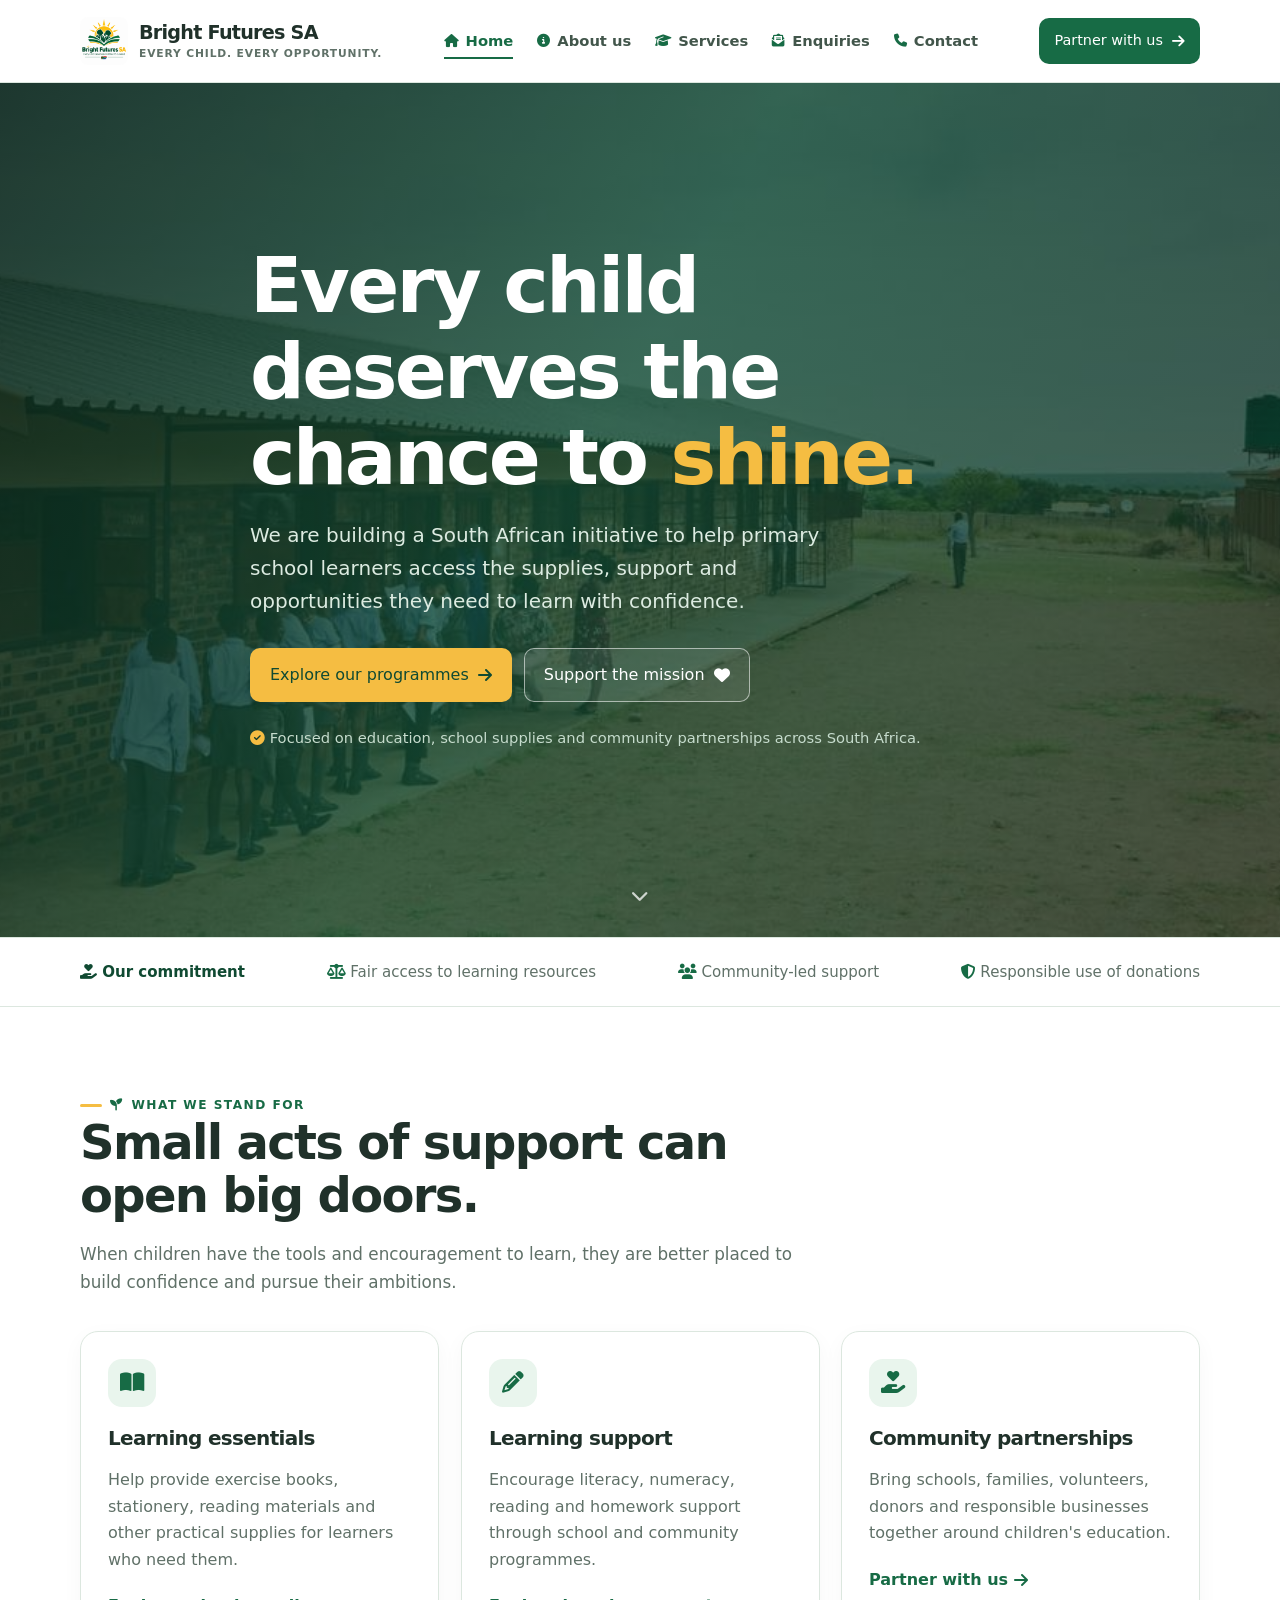
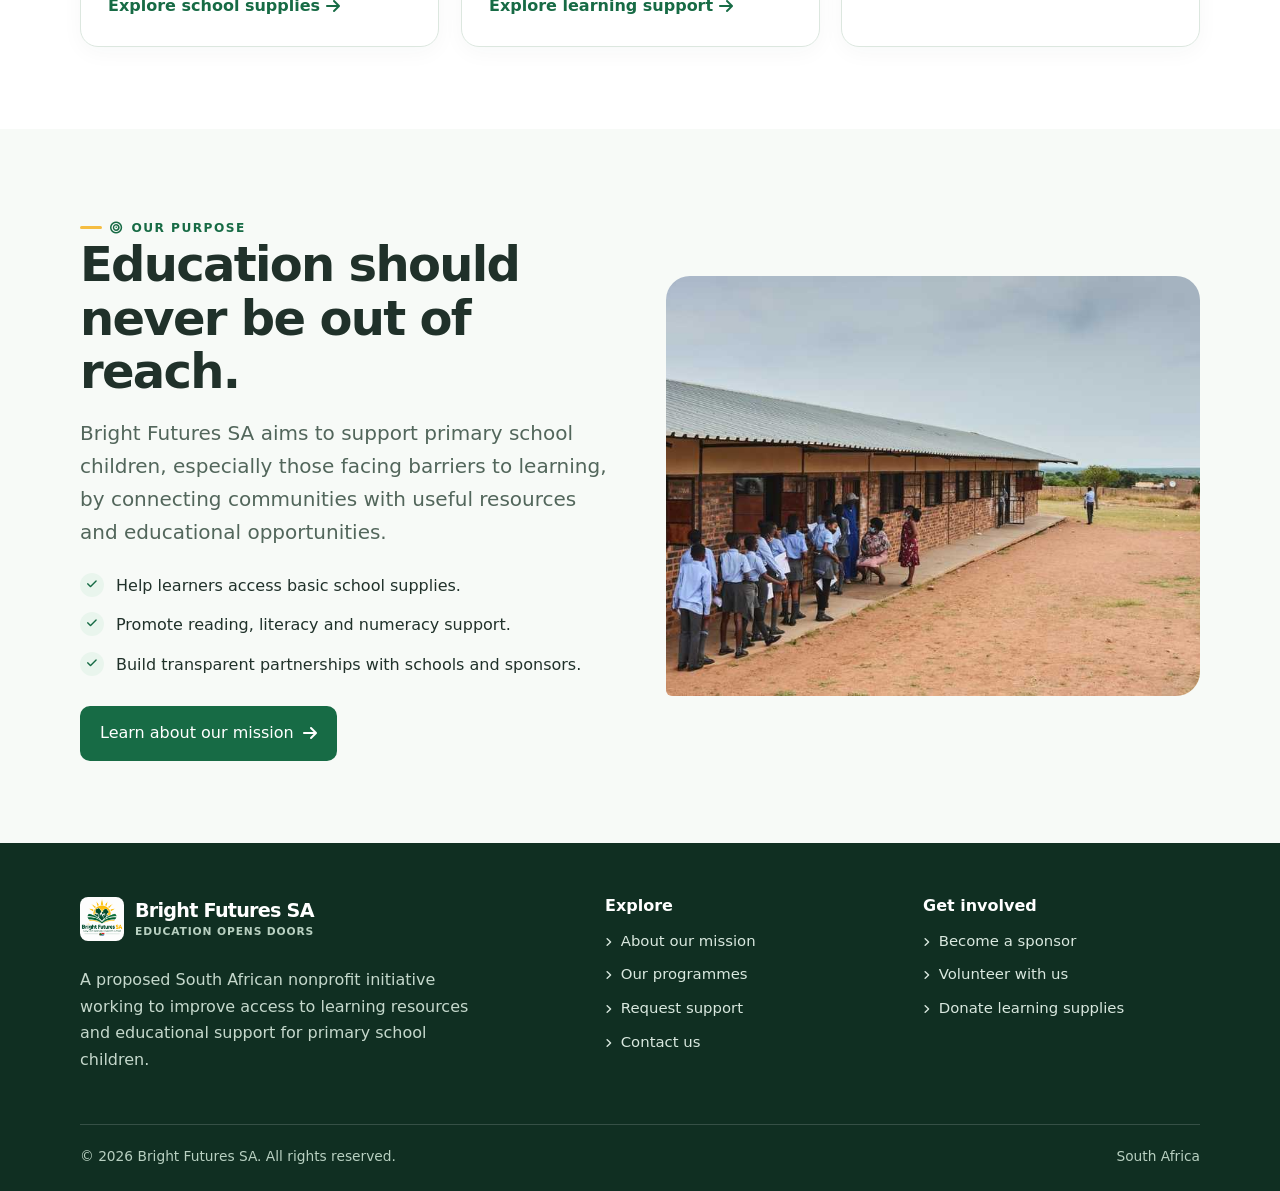
<file: index.html>
<!DOCTYPE html>
<html lang="en-ZA">

<head>
  <meta charset="utf-8">
  <meta name="viewport" content="width=device-width, initial-scale=1">
  <meta name="description"
    content="Bright Futures SA aims to help primary school learners in South Africa access educational support and essential school supplies.">
  <meta name="theme-color" content="#176b45">

  <link rel="stylesheet" href="https://cdnjs.cloudflare.com/ajax/libs/font-awesome/6.5.1/css/all.min.css">
    <title>Bright Futures SA </title>
  <link rel="stylesheet" href="css/home.css"/>
  <link rel="icon" href="images/logo.png"/>
</head>

<body>
  <a class="skip-link" href="#main">Skip to content</a>
  <header class="site-header anim-header" id="siteHeader">
    <div class="container header-inner">
      <a class="brand" href="index.html" aria-label="Bright Futures SA home">
        <img src="logo.png" alt="Bright Futures SA logo" class="brand-logo">
        <span>Bright Futures SA<small>Every child. Every opportunity.</small></span>
      </a>

      <button class="menu-toggle" type="button" aria-expanded="false" aria-controls="primary-navigation"
        aria-label="Open menu">
        <i class="fas fa-bars"></i>
      </button>

      <nav class="nav" id="primary-navigation" aria-label="Main navigation">
        <a href="index.html" aria-current="page"><i class="fas fa-house"></i> Home</a>
        <a href="about.html"><i class="fas fa-circle-info"></i> About us</a>
        <a href="services.html"><i class="fas fa-graduation-cap"></i> Services</a>
        <a href="enquiry.html"><i class="fas fa-envelope-open-text"></i> Enquiries</a>
        <a href="contact.html"><i class="fas fa-phone"></i> Contact</a>
      </nav>

      <a class="btn btn-primary btn-small header-cta" href="contact.html#partner">Partner with us <i
          class="fas fa-arrow-right"></i></a>
    </div>
  </header>

  <main id="main">
    <section class="hero">
      <div class="container hero-grid">
        <div>
          
          <h1 class="anim-h1">Every child deserves the chance to <span>shine.</span></h1>
          <p class="lead anim-lead">We are building a South African initiative to help primary school learners access
            the supplies, support and opportunities they need to learn with confidence.</p>
          <div class="hero-actions anim-actions">
            <a class="btn btn-primary" href="services.html">Explore our programmes <i
                class="fas fa-arrow-right"></i></a>
            <a class="btn btn-secondary" href="contact.html#partner">Support the mission <i
                class="fas fa-heart"></i></a>
          </div>
          <p class="hero-note anim-note"><i class="fas fa-check-circle"></i> Focused on education, school supplies and
            community partnerships across South Africa.</p>
        </div>
      </div>
      <div class="scroll-cue" aria-hidden="true"><i class="fas fa-chevron-down"></i></div>
    </section>

    <div class="trust-strip anim-strip">
      <div class="container trust-inner">
        <p class="trust-label"><i class="fas fa-hand-holding-heart"></i> Our commitment</p>
        <p><i class="fas fa-balance-scale" style="color: var(--green);"></i> Fair access to learning resources</p>
        <p><i class="fas fa-users" style="color: var(--green);"></i> Community-led support</p>
        <p><i class="fas fa-shield-alt" style="color: var(--green);"></i> Responsible use of donations</p>
      </div>
    </div>

    <section class="section">
      <div class="container">
        <div class="section-heading reveal">
          <span class="eyebrow"><i class="fas fa-seedling"></i> What we stand for</span>
          <h2>Small acts of support can open big doors.</h2>
          <p>When children have the tools and encouragement to learn, they are better placed to build confidence and
            pursue their ambitions.</p>
        </div>
        <div class="grid-3 reveal-stagger">
          <article class="card">
            <div class="card-icon"><i class="fas fa-book-open"></i></div>
            <h3>Learning essentials</h3>
            <p>Help provide exercise books, stationery, reading materials and other practical supplies for learners who
              need them.</p>
            <a class="card-link" href="services.html#supplies">Explore school supplies <i
                class="fas fa-arrow-right"></i></a>
          </article>
          <article class="card">
            <div class="card-icon"><i class="fas fa-pencil-alt"></i></div>
            <h3>Learning support</h3>
            <p>Encourage literacy, numeracy, reading and homework support through school and community programmes.</p>
            <a class="card-link" href="services.html#learning">Explore learning support <i
                class="fas fa-arrow-right"></i></a>
          </article>
          <article class="card">
            <div class="card-icon"><i class="fas fa-hand-holding-heart"></i></div>
            <h3>Community partnerships</h3>
            <p>Bring schools, families, volunteers, donors and responsible businesses together around children's
              education.</p>
            <a class="card-link" href="contact.html#partner">Partner with us <i class="fas fa-arrow-right"></i></a>
          </article>
        </div>
      </div>
    </section>

    <section class="section soft-section">
      <div class="container split">
        <div class="reveal-left">
          <span class="eyebrow"><i class="fas fa-bullseye"></i> Our purpose</span>
          <h2>Education should never be out of reach.</h2>
          <p class="lead">Bright Futures SA aims to support primary school children, especially those facing barriers to
            learning, by connecting communities with useful resources and educational opportunities.</p>
          <ul class="check-list reveal-stagger">
            <li><span class="check" aria-hidden="true"><i class="fas fa-check"
                  style="font-size: 0.7rem;"></i></span><span>Help learners access basic school supplies.</span></li>
            <li><span class="check" aria-hidden="true"><i class="fas fa-check"
                  style="font-size: 0.7rem;"></i></span><span>Promote reading, literacy and numeracy support.</span>
            </li>
            <li><span class="check" aria-hidden="true"><i class="fas fa-check"
                  style="font-size: 0.7rem;"></i></span><span>Build transparent partnerships with schools and
                sponsors.</span></li>
          </ul>
          <a class="btn btn-primary" href="about.html">Learn about our mission <i class="fas fa-arrow-right"></i></a>
        </div>
        <img class="split-photo reveal-right"
          src="images/school.jpeg"
          alt="Teacher supporting school learners during a classroom activity" loading="lazy">
      </div>
    </section>

  </main>

  <footer class="site-footer">
    <div class="container">
      <div class="footer-grid reveal-stagger">
        <div>
          <a class="brand" href="index.html">
            <img src="logo.png" alt="Bright Futures SA logo" class="brand-logo" style="height: 44px;">
            <span>Bright Futures SA<small>Education opens doors</small></span>
          </a>
          <p style="margin-top:18px">A proposed South African nonprofit initiative working to improve access to learning
            resources and educational support for primary school children.</p>
        </div>
        <div>
          <h3>Explore</h3>
          <div class="footer-links">
            <a href="about.html"><i class="fas fa-angle-right" style="font-size: 0.7rem; margin-right: 4px;"></i> About
              our mission</a>
            <a href="services.html"><i class="fas fa-angle-right" style="font-size: 0.7rem; margin-right: 4px;"></i> Our
              programmes</a>
            <a href="enquiry.html"><i class="fas fa-angle-right" style="font-size: 0.7rem; margin-right: 4px;"></i>
              Request support</a>
            <a href="contact.html"><i class="fas fa-angle-right" style="font-size: 0.7rem; margin-right: 4px;"></i>
              Contact us</a>
          </div>
        </div>
        <div>
          <h3>Get involved</h3>
          <div class="footer-links">
            <a href="contact.html#partner"><i class="fas fa-angle-right"
                style="font-size: 0.7rem; margin-right: 4px;"></i> Become a sponsor</a>
            <a href="contact.html#volunteer"><i class="fas fa-angle-right"
                style="font-size: 0.7rem; margin-right: 4px;"></i> Volunteer with us</a>
            <a href="contact.html#donate"><i class="fas fa-angle-right"
                style="font-size: 0.7rem; margin-right: 4px;"></i> Donate learning supplies</a>
          </div>
        </div>
      </div>
      <div class="footer-bottom">
        <span>© <span data-year></span> Bright Futures SA. All rights reserved.</span>
        <span>South Africa</span>
      </div>
    </div>
  </footer>

  <script>
    const menuButton = document.querySelector(".menu-toggle");
    const nav = document.querySelector(".nav");
    const menuIcon = menuButton.querySelector("i");

    if (menuButton && nav) {
      menuButton.addEventListener("click", () => {
        const isOpen = nav.classList.toggle("is-open");
        menuButton.setAttribute("aria-expanded", String(isOpen));
        menuButton.setAttribute("aria-label", isOpen ? "Close menu" : "Open menu");
        menuIcon.className = isOpen ? "fas fa-xmark" : "fas fa-bars";
      });
    }

    document.querySelectorAll("[data-year]").forEach((el) => {
      el.textContent = new Date().getFullYear();
    });

    const header = document.getElementById("siteHeader");
    window.addEventListener("scroll", () => {
      if (window.scrollY > 20) header.classList.add("scrolled");
      else header.classList.remove("scrolled");
    });

    const revealEls = document.querySelectorAll(
      ".reveal, .reveal-left, .reveal-right, .reveal-zoom, .reveal-stagger"
    );

    const prefersReducedMotion = window.matchMedia(
      "(prefers-reduced-motion: reduce)"
    ).matches;

    if (prefersReducedMotion) {
      revealEls.forEach((el) => el.classList.add("is-visible"));
    } else {
      const revealObserver = new IntersectionObserver(
        (entries) => {
          entries.forEach((entry) => {
            if (entry.isIntersecting) {
              entry.target.classList.add("is-visible");
              revealObserver.unobserve(entry.target);
            }
          });
        },
        {
          threshold: 0.15,
          rootMargin: "0px 0px -60px 0px",
        }
      );

      revealEls.forEach((el) => revealObserver.observe(el));
    }
  </script>
</body>

</html>
</file>
<file: css/home.css>
:root {
      --green: #176b45;
      --green-dark: #104a32;
      --green-soft: #e9f5ed;
      --gold: #f5bd42;
      --ink: #20312a;
      --muted: #607168;
      --paper: #ffffff;
      --background: #f7faf7;
      --border: #dce7df;
      --shadow: 0 18px 50px rgba(16, 74, 50, .10);
    }

    * {
      box-sizing: border-box;
      margin: 0;
      padding: 0;
    }

    html {
      scroll-behavior: smooth;
    }

    body {
      font-family: Inter, ui-sans-serif, system-ui, -apple-system, BlinkMacSystemFont, "Segoe UI", sans-serif;
      color: var(--ink);
      background: var(--paper);
      line-height: 1.65;
      overflow-x: hidden;
    }

    a {
      color: inherit;
      text-decoration: none;
    }

    img {
      max-width: 100%;
      display: block;
    }

    .container {
      width: min(1120px, calc(100% - 40px));
      margin: 0 auto;
    }

    .skip-link {
      position: absolute;
      left: -9999px;
      top: 0;
      background: white;
      padding: 10px;
      z-index: 100;
    }

    .skip-link:focus {
      left: 10px;
    }

    @keyframes fadeUp {
      from {
        opacity: 0;
        transform: translateY(40px);
      }

      to {
        opacity: 1;
        transform: translateY(0);
      }
    }

    @keyframes fadeDown {
      from {
        opacity: 0;
        transform: translateY(-25px);
      }

      to {
        opacity: 1;
        transform: translateY(0);
      }
    }

    @keyframes zoomIn {
      from {
        opacity: 0;
        transform: scale(0.85);
      }

      to {
        opacity: 1;
        transform: scale(1);
      }
    }

    @keyframes float {

      0%,
      100% {
        transform: translateY(0);
      }

      50% {
        transform: translateY(-10px);
      }
    }

    @keyframes pulseGold {
      0% {
        box-shadow: 0 0 0 0 rgba(245, 189, 66, 0.6);
      }

      70% {
        box-shadow: 0 0 0 14px rgba(245, 189, 66, 0);
      }

      100% {
        box-shadow: 0 0 0 0 rgba(245, 189, 66, 0);
      }
    }

    @keyframes slowZoom {
      from {
        transform: scale(1);
      }

      to {
        transform: scale(1.08);
      }
    }

    .anim-header {
      opacity: 0;
      animation: fadeDown 0.7s 0.1s cubic-bezier(0.22, 1, 0.36, 1) forwards;
    }

    .anim-eyebrow {
      opacity: 0;
      animation: fadeUp 0.8s 0.4s cubic-bezier(0.22, 1, 0.36, 1) forwards;
    }

    .anim-h1 {
      opacity: 0;
      animation: fadeUp 0.9s 0.6s cubic-bezier(0.22, 1, 0.36, 1) forwards;
    }

    .anim-lead {
      opacity: 0;
      animation: fadeUp 0.9s 0.8s cubic-bezier(0.22, 1, 0.36, 1) forwards;
    }

    .anim-actions {
      opacity: 0;
      animation: fadeUp 0.9s 1.0s cubic-bezier(0.22, 1, 0.36, 1) forwards;
    }

    .anim-note {
      opacity: 0;
      animation: fadeUp 0.9s 1.2s cubic-bezier(0.22, 1, 0.36, 1) forwards;
    }

    .anim-strip {
      opacity: 0;
      animation: fadeUp 0.8s 1.4s ease forwards;
    }

    .reveal {
      opacity: 0;
      transform: translateY(50px);
      transition: opacity 0.9s cubic-bezier(0.22, 1, 0.36, 1),
        transform 0.9s cubic-bezier(0.22, 1, 0.36, 1);
      will-change: opacity, transform;
    }

    .reveal.is-visible {
      opacity: 1;
      transform: translateY(0);
    }

    .reveal-stagger>* {
      opacity: 0;
      transform: translateY(40px);
      transition: opacity 0.8s cubic-bezier(0.22, 1, 0.36, 1),
        transform 0.8s cubic-bezier(0.22, 1, 0.36, 1);
      will-change: opacity, transform;
    }

    .reveal-stagger.is-visible>*:nth-child(1) {
      transition-delay: 0.10s;
    }

    .reveal-stagger.is-visible>*:nth-child(2) {
      transition-delay: 0.22s;
    }

    .reveal-stagger.is-visible>*:nth-child(3) {
      transition-delay: 0.34s;
    }

    .reveal-stagger.is-visible>*:nth-child(4) {
      transition-delay: 0.46s;
    }

    .reveal-stagger.is-visible>*:nth-child(5) {
      transition-delay: 0.58s;
    }

    .reveal-stagger.is-visible>*:nth-child(6) {
      transition-delay: 0.70s;
    }

    .reveal-stagger.is-visible>* {
      opacity: 1;
      transform: translateY(0);
    }

    .reveal-left {
      opacity: 0;
      transform: translateX(-50px);
      transition: opacity 1s cubic-bezier(0.22, 1, 0.36, 1),
        transform 1s cubic-bezier(0.22, 1, 0.36, 1);
    }

    .reveal-left.is-visible {
      opacity: 1;
      transform: translateX(0);
    }

    .reveal-right {
      opacity: 0;
      transform: translateX(50px);
      transition: opacity 1s cubic-bezier(0.22, 1, 0.36, 1),
        transform 1s cubic-bezier(0.22, 1, 0.36, 1);
    }

    .reveal-right.is-visible {
      opacity: 1;
      transform: translateX(0);
    }

    .reveal-zoom {
      opacity: 0;
      transform: scale(0.92);
      transition: opacity 1s cubic-bezier(0.22, 1, 0.36, 1),
        transform 1s cubic-bezier(0.22, 1, 0.36, 1);
    }

    .reveal-zoom.is-visible {
      opacity: 1;
      transform: scale(1);
    }

    .site-header {
      position: sticky;
      top: 0;
      z-index: 20;
      background: rgba(255, 255, 255, .96);
      backdrop-filter: blur(12px);
      border-bottom: 1px solid var(--border);
      transition: box-shadow 0.2s;
    }

    .site-header.scrolled {
      box-shadow: 0 6px 20px rgba(0, 0, 0, 0.06);
    }

    .header-inner {
      min-height: 82px;
      display: flex;
      align-items: center;
      justify-content: space-between;
      gap: 24px;
    }

    .brand {
      display: inline-flex;
      align-items: center;
      gap: 11px;
      font-weight: 850;
      letter-spacing: -.04em;
      font-size: 1.2rem;
      line-height: 1.05;
    }

    .brand-logo {
      height: 48px;
      width: auto;
      border-radius: 8px;
      object-fit: contain;
      transition: transform 0.3s ease;
    }

    .brand:hover .brand-logo {
      transform: rotate(-4deg) scale(1.05);
    }

    .brand small {
      display: block;
      margin-top: 5px;
      font-size: .67rem;
      color: var(--muted);
      font-weight: 650;
      letter-spacing: .08em;
      text-transform: uppercase;
    }

    .nav {
      display: flex;
      align-items: center;
      gap: 24px;
    }

    .nav a {
      color: #42564b;
      font-size: .92rem;
      font-weight: 700;
      position: relative;
      transition: color 0.25s;
      display: inline-flex;
      align-items: center;
      gap: 7px;
    }

    .nav a i {
      font-size: .82rem;
      color: var(--green);
      transition: transform 0.25s ease;
    }

    .nav a:hover i {
      transform: translateY(-2px) scale(1.1);
    }

    .nav a::after {
      content: "";
      position: absolute;
      left: 0;
      bottom: -6px;
      width: 0;
      height: 2px;
      background: var(--green);
      transition: width 0.3s ease;
    }

    .nav a:hover::after,
    .nav a[aria-current="page"]::after {
      width: 100%;
    }

    .nav a:hover,
    .nav a[aria-current="page"] {
      color: var(--green);
    }

    .menu-toggle {
      display: none;
      place-items: center;
      width: 44px;
      height: 44px;
      border: 1px solid var(--border);
      background: white;
      border-radius: 12px;
      color: var(--green-dark);
      font-size: 1.15rem;
      cursor: pointer;
      transition: background 0.25s, color 0.25s, transform 0.25s, border-color 0.25s;
    }

    .menu-toggle:hover {
      background: var(--green);
      color: white;
      border-color: var(--green);
      transform: translateY(-2px);
    }

    .menu-toggle i {
      pointer-events: none;
    }

    .btn {
      display: inline-flex;
      justify-content: center;
      align-items: center;
      gap: 9px;
      padding: 13px 19px;
      border-radius: 10px;
      font-weight: 800;
      border: 1px solid transparent;
      cursor: pointer;
      font: inherit;
      transition: transform .25s ease, background .25s ease, box-shadow 0.25s, border-color 0.25s, color 0.25s;
    }

    .btn:hover {
      transform: translateY(-3px);
      box-shadow: 0 10px 22px rgba(23, 107, 69, 0.18);
    }

    .btn-primary {
      background: var(--green);
      color: white;
    }

    .btn-primary:hover {
      background: var(--green-dark);
    }

    .btn-secondary {
      border-color: #b8d3c1;
      background: white;
      color: var(--green-dark);
    }

    .btn-small {
      padding: 10px 14px;
      font-size: .9rem;
    }

    .btn i {
      transition: transform 0.3s ease;
    }

    .btn:hover i {
      transform: translateX(4px);
    }

    .eyebrow {
      display: inline-flex;
      align-items: center;
      gap: 8px;
      color: var(--green);
      text-transform: uppercase;
      letter-spacing: .12em;
      font-weight: 850;
      font-size: .76rem;
    }

    .eyebrow::before {
      content: "";
      width: 22px;
      height: 3px;
      background: var(--gold);
      border-radius: 4px;
    }

    h1,
    h2,
    h3 {
      line-height: 1.12;
      letter-spacing: -.035em;
      margin: 0 0 18px;
    }

    h1 {
      font-size: clamp(2.6rem, 6vw, 4.8rem);
    }

    h2 {
      font-size: clamp(2rem, 4vw, 3rem);
    }

    h3 {
      font-size: 1.25rem;
    }

    p {
      margin: 0 0 16px;
    }

    .lead {
      font-size: clamp(1.08rem, 2vw, 1.25rem);
      color: #52665b;
      max-width: 650px;
    }

    .section {
      padding: 82px 0;
    }

    .section-heading {
      max-width: 720px;
      margin-bottom: 34px;
    }

    .section-heading p {
      color: var(--muted);
      font-size: 1.05rem;
    }

    .hero {
      position: relative;
      isolation: isolate;
      overflow: hidden;
      padding: 160px 0 170px;
      background: #102f22 url('../images/school.jpeg') center/cover no-repeat;
    }

    .hero::before {
      content: "";
      position: absolute;
      inset: 0;
      background: inherit;
      background-size: cover;
      background-position: center;
      z-index: -2;
      animation: slowZoom 22s ease-in-out infinite alternate;
    }

    .hero::after {
      content: "";
      position: absolute;
      inset: 0;
      z-index: -1;
      background: linear-gradient(120deg, rgba(10, 38, 26, 0.88) 0%, rgba(16, 74, 50, 0.78) 45%, rgba(10, 38, 26, 0.72) 100%);
    }

    .hero-grid {
      display: grid;
      grid-template-columns: 1fr;
      align-items: center;
      gap: 48px;
      position: relative;
      z-index: 1;
      max-width: 780px;
    }

    .hero .eyebrow {
      color: #f5d98a;
    }

    .hero .eyebrow::before {
      background: var(--gold);
    }

    .hero h1 {
      color: #ffffff;
    }

    .hero h1 span {
      color: var(--gold);
    }

    .hero .lead {
      color: #dcebe1;
      max-width: 620px;
    }

    .hero-actions {
      display: flex;
      flex-wrap: wrap;
      gap: 12px;
      margin-top: 30px;
    }

    .hero .btn-primary {
      background: var(--gold);
      color: var(--green-dark);
    }

    .hero .btn-primary:hover {
      background: #ffcf5c;
    }

    .hero .btn-secondary {
      background: rgba(255, 255, 255, 0.08);
      border-color: rgba(255, 255, 255, 0.55);
      color: #ffffff;
      backdrop-filter: blur(6px);
    }

    .hero .btn-secondary:hover {
      background: rgba(255, 255, 255, 0.18);
      border-color: #ffffff;
    }

    .hero-note {
      margin-top: 24px;
      font-size: .92rem;
      color: #c6dccd;
    }

    .hero-note i {
      color: var(--gold);
    }

    .scroll-cue {
      position: absolute;
      left: 50%;
      bottom: 26px;
      transform: translateX(-50%);
      z-index: 1;
      color: rgba(255, 255, 255, 0.75);
      font-size: 1.1rem;
      animation: float 2.6s ease-in-out infinite;
      pointer-events: none;
    }

    .trust-strip {
      border-top: 1px solid var(--border);
      border-bottom: 1px solid var(--border);
      background: white;
    }

    .trust-inner {
      display: flex;
      align-items: center;
      justify-content: space-between;
      gap: 20px;
      padding: 22px 0;
    }

    .trust-inner p {
      margin: 0;
      color: var(--muted);
      font-size: .94rem;
    }

    .trust-label {
      font-weight: 850;
      color: var(--green-dark) !important;
    }

    .grid-3 {
      display: grid;
      grid-template-columns: repeat(3, 1fr);
      gap: 22px;
    }

    .card {
      border: 1px solid var(--border);
      background: white;
      border-radius: 18px;
      padding: 27px;
      box-shadow: 0 6px 22px rgba(20, 70, 45, .035);
      transition: transform 0.35s cubic-bezier(0.22, 1, 0.36, 1), box-shadow 0.35s ease, border-color 0.2s;
    }

    .card:hover {
      transform: translateY(-8px);
      box-shadow: 0 24px 40px -12px rgba(23, 107, 69, 0.22);
      border-color: #b8d3c1;
    }

    .card p {
      color: var(--muted);
    }

    .card-icon {
      display: grid;
      place-items: center;
      width: 48px;
      height: 48px;
      border-radius: 14px;
      background: var(--green-soft);
      color: var(--green);
      font-size: 1.35rem;
      margin-bottom: 20px;
      transition: all 0.35s ease;
    }

    .card:hover .card-icon {
      background: var(--gold);
      color: var(--green-dark);
      animation: pulseGold 1.4s infinite;
      transform: rotate(-6deg) scale(1.1);
    }

    .card-link {
      display: inline-flex;
      align-items: center;
      gap: 6px;
      margin-top: 4px;
      color: var(--green);
      font-weight: 850;
      transition: gap 0.25s;
    }

    .card-link:hover {
      gap: 14px;
    }

    .card-link i {
      transition: transform 0.3s ease;
    }

    .card-link:hover i {
      transform: translateX(3px);
    }

    .soft-section {
      background: var(--background);
    }

    .split {
      display: grid;
      grid-template-columns: 1fr 1fr;
      align-items: center;
      gap: 52px;
    }

    .split-photo {
      width: 100%;
      height: 420px;
      object-fit: cover;
      border-radius: 24px 24px 24px 6px;
      transition: transform 0.5s cubic-bezier(0.22, 1, 0.36, 1);
    }

    .split-photo:hover {
      transform: scale(1.03) rotate(-0.5deg);
    }

    .check-list {
      list-style: none;
      padding: 0;
      margin: 24px 0 28px;
      display: grid;
      gap: 13px;
    }

    .check-list li {
      display: flex;
      align-items: flex-start;
      gap: 12px;
      transition: transform 0.25s ease;
    }

    .check-list li:hover {
      transform: translateX(6px);
    }

    .check {
      display: inline-grid;
      place-items: center;
      flex: 0 0 24px;
      height: 24px;
      border-radius: 50%;
      background: var(--green-soft);
      color: var(--green);
      font-weight: 900;
      font-size: .8rem;
      transition: all 0.3s ease;
    }

    .check-list li:hover .check {
      background: var(--green);
      color: white;
      transform: scale(1.15);
    }

    .stats {
      display: grid;
      grid-template-columns: repeat(4, 1fr);
      gap: 14px;
      margin-top: 32px;
    }

    .stat {
      background: white;
      border: 1px solid var(--border);
      border-radius: 15px;
      padding: 22px;
      transition: transform 0.3s cubic-bezier(0.22, 1, 0.36, 1), box-shadow 0.3s;
      cursor: default;
    }

    .stat:hover {
      transform: translateY(-6px) scale(1.02);
      box-shadow: 0 18px 30px -10px rgba(23, 107, 69, 0.2);
    }

    .stat strong {
      display: block;
      font-size: 2rem;
      color: var(--green);
      line-height: 1.1;
      transition: color 0.3s;
    }

    .stat:hover strong {
      color: var(--gold);
    }

    .stat span {
      display: block;
      margin-top: 7px;
      color: var(--muted);
      font-size: .9rem;
    }

    .stat span i {
      color: var(--green);
      margin-right: 4px;
    }

    .site-footer {
      background: #102f22;
      color: white;
      padding: 54px 0 24px;
    }

    .footer-grid {
      display: grid;
      grid-template-columns: 1.4fr .8fr .8fr;
      gap: 40px;
      padding-bottom: 35px;
    }

    .site-footer .brand {
      color: white;
    }

    .site-footer .brand small {
      color: #b8d0c1;
    }

    .site-footer p {
      color: #c5d8cc;
      max-width: 420px;
    }

    .site-footer h3 {
      font-size: 1rem;
      letter-spacing: 0;
      margin-bottom: 14px;
    }

    .footer-links {
      display: grid;
      gap: 9px;
    }

    .footer-links a {
      color: #d9e8df;
      font-size: .93rem;
      transition: color 0.25s, transform 0.25s;
      display: inline-block;
    }

    .footer-links a:hover {
      color: var(--gold);
      transform: translateX(6px);
    }

    .footer-links i {
      transition: transform 0.25s;
    }

    .footer-links a:hover i {
      transform: translateX(2px);
    }

    .footer-bottom {
      border-top: 1px solid rgba(255, 255, 255, .16);
      padding-top: 20px;
      display: flex;
      justify-content: space-between;
      gap: 20px;
      color: #b8d0c1;
      font-size: .86rem;
    }

    @media (max-width: 900px) {
      .nav {
        gap: 14px;
      }

      .nav a {
        font-size: .85rem;
      }

      .split {
        grid-template-columns: 1fr;
      }

      .hero {
        padding: 130px 0 140px;
      }

      .grid-3 {
        grid-template-columns: repeat(2, 1fr);
      }

      .stats {
        grid-template-columns: repeat(2, 1fr);
      }

      .footer-grid {
        grid-template-columns: 1fr 1fr;
      }

      .footer-grid>div:first-child {
        grid-column: 1 / -1;
      }
    }

    @media (max-width: 680px) {
      .container {
        width: min(100% - 30px, 1120px);
      }

      .header-inner {
        min-height: 72px;
      }

      .menu-toggle {
        display: grid;
      }

      .nav {
        display: none;
        position: absolute;
        top: 71px;
        left: 0;
        right: 0;
        padding: 14px 20px 20px;
        background: white;
        border-bottom: 1px solid var(--border);
        box-shadow: 0 14px 20px rgba(0, 0, 0, .05);
        flex-direction: column;
        align-items: stretch;
        gap: 0;
      }

      .nav.is-open {
        display: flex;
      }

      .nav a {
        padding: 13px 6px;
        border-bottom: 1px solid #edf2ee;
        font-size: .98rem;
        border-radius: 8px;
      }

      .nav a::after {
        display: none;
      }

      .nav a:hover {
        background: var(--green-soft);
      }

      .nav a:last-child {
        border-bottom: 0;
      }

      .header-cta {
        display: none;
      }

      .hero {
        padding: 100px 0 110px;
      }

      .hero::after {
        background: linear-gradient(160deg, rgba(10, 38, 26, 0.90) 0%, rgba(16, 74, 50, 0.82) 60%, rgba(10, 38, 26, 0.88) 100%);
      }

      .section {
        padding: 60px 0;
      }

      .grid-3 {
        grid-template-columns: 1fr;
      }

      .stats {
        grid-template-columns: repeat(2, 1fr);
      }

      .footer-grid {
        grid-template-columns: 1fr;
        gap: 28px;
      }

      .footer-grid>div:first-child {
        grid-column: auto;
      }

      .footer-bottom {
        flex-direction: column;
        gap: 8px;
      }

      .trust-inner {
        align-items: flex-start;
        flex-direction: column;
        gap: 7px;
      }
    }

    @media (prefers-reduced-motion: reduce) {
      html {
        scroll-behavior: auto;
      }

      *,
      *::before,
      *::after {
        transition: none !important;
        animation: none !important;
        opacity: 1 !important;
        transform: none !important;
      }

      .reveal,
      .reveal-left,
      .reveal-right,
      .reveal-zoom,
      .reveal-stagger>* {
        opacity: 1 !important;
        transform: none !important;
      }
    }
</file>
